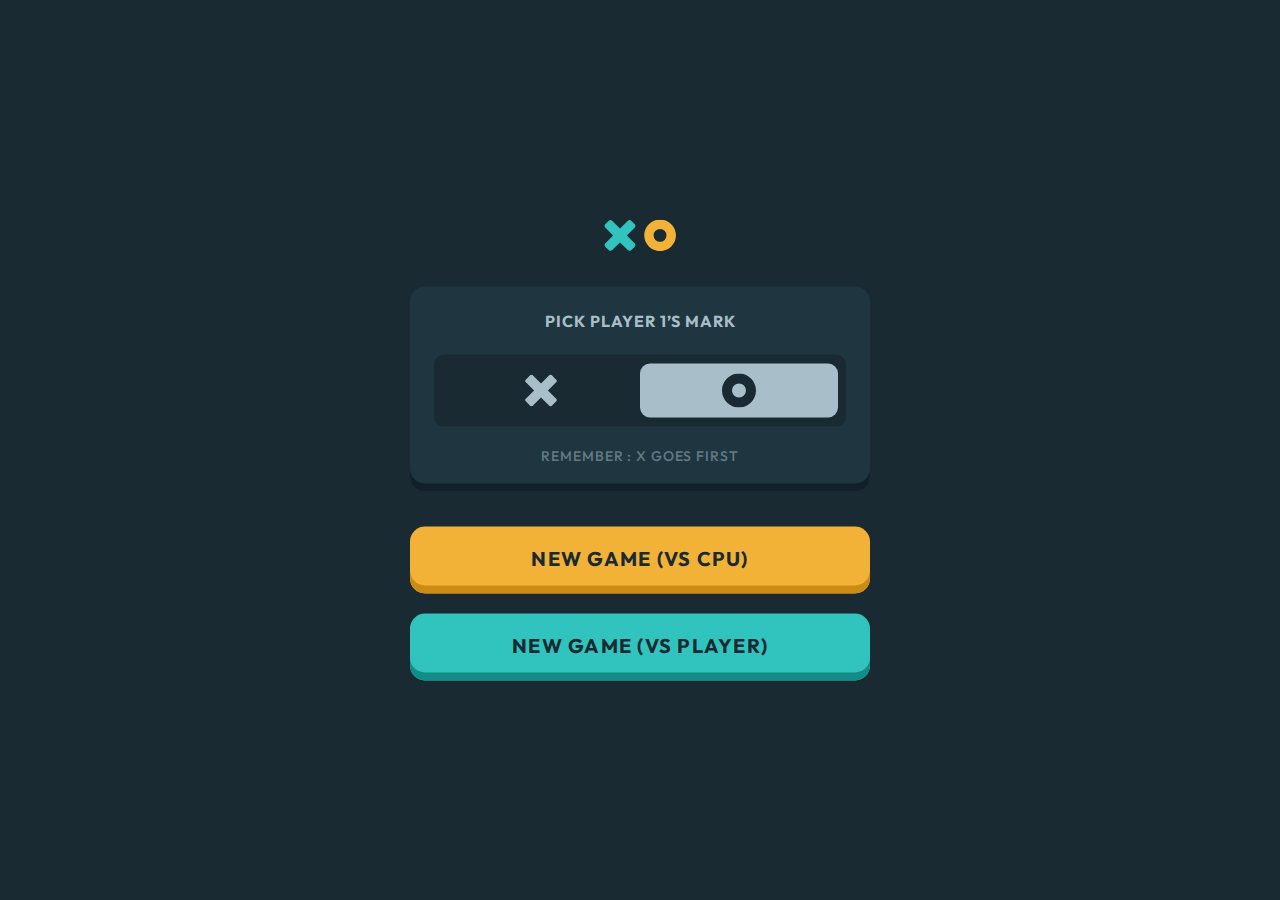
<file: index.html>
<!DOCTYPE html>

<html leng="en">
  <head>
    <link rel="preconnect" href="https://fonts.googleapis.com">
    <link rel="preconnect" href="https://fonts.gstatic.com" crossorigin>
    <link href="https://fonts.googleapis.com/css2?family=Inconsolata:wght@400;700&family=Inter:wght@400;700&family=Outfit:wght@700&display=swap" rel="stylesheet">
    <meta charset="UTF-8">
    <meta name="viewport" content="width=device-width, initial-scale=1.0">

    <link rel="icon" type="image/png" sizes="32x32" href="./assets/favicon-32x32.png">
    
    <title>Frontend Mentor | Tic Tac Toe</title>
    <link rel="stylesheet" href="style_main.css">
    <script defer type="module" src="script_main.js"></script>
  </head>
<body>

  <main class="main-container">
    <div class="xo-container">
      <object class="icon-xo" title="logo x" type="image/svg+xml" data="./assets/logo.svg"></object>
    </div>

    <div class="player-choice-container">
      <div class="player-choice-title">PICK PLAYER 1’S MARK</div>
      <div class="x-o-box">
        <div class="container-x" data-clicked="false">
          <svg xmlns="http://www.w3.org/2000/svg" xmlns:xlink="http://www.w3.org/1999/xlink" width="32px" height="32px" viewBox="0 0 32 32" version="1.1"><path class="icon-x" style="stroke:none;fill-rule:evenodd;fill:rgb(65.882353%,74.901961%,78.823529%);fill-opacity:1;" d="M 7.5 0.574219 L 16 9.074219 L 24.5 0.574219 C 25.085938 -0.0117188 26.035156 -0.0117188 26.621094 0.574219 L 31.425781 5.378906 C 32.011719 5.964844 32.011719 6.914062 31.425781 7.5 L 22.925781 16 L 31.425781 24.5 C 32.011719 25.085938 32.011719 26.035156 31.425781 26.621094 L 26.621094 31.425781 C 26.035156 32.011719 25.085938 32.011719 24.5 31.425781 L 16 22.925781 L 7.5 31.425781 C 6.914062 32.011719 5.964844 32.011719 5.378906 31.425781 L 0.574219 26.621094 C -0.0117188 26.035156 -0.0117188 25.085938 0.574219 24.5 L 9.074219 16 L 0.574219 7.5 C -0.0117188 6.914062 -0.0117188 5.964844 0.574219 5.378906 L 5.378906 0.574219 C 5.964844 -0.0117188 6.914062 -0.0117188 7.5 0.574219 Z M 7.5 0.574219 "/></svg>
        </div>
        <div class="container-o" data-clicked="true">
          <svg xmlns="http://www.w3.org/2000/svg" xmlns:xlink="http://www.w3.org/1999/xlink" width="34px" height="34px" viewBox="0 0 34 34" version="1.1"><path class="icon-o" style=" stroke:none;fill-rule:nonzero;fill:rgb(10.196078%,16.470588%,20%);fill-opacity:1;" d="M 17 0 C 26.390625 0 34 7.609375 34 17 C 34 26.390625 26.390625 34 17 34 C 7.609375 34 0 26.390625 0 17 C 0 7.609375 7.609375 0 17 0 Z M 17 10.074219 C 13.175781 10.074219 10.074219 13.175781 10.074219 17 C 10.074219 20.824219 13.175781 23.925781 17 23.925781 C 20.824219 23.925781 23.925781 20.824219 23.925781 17 C 23.925781 13.175781 20.824219 10.074219 17 10.074219 Z M 17 10.074219 "/></svg>
        </div>
      </div>
      <div class="player-choice-footer">REMEMBER : X GOES FIRST</div>
    </div>

    <a href="game_page.html">
      <button class="btn-cpu">NEW GAME (VS CPU)</button>
    </a>

    <a href="">
      <button class="btn-player">NEW GAME  (VS PLAYER)</button>
    </a>
  </main>

</body>
</html>
</file>
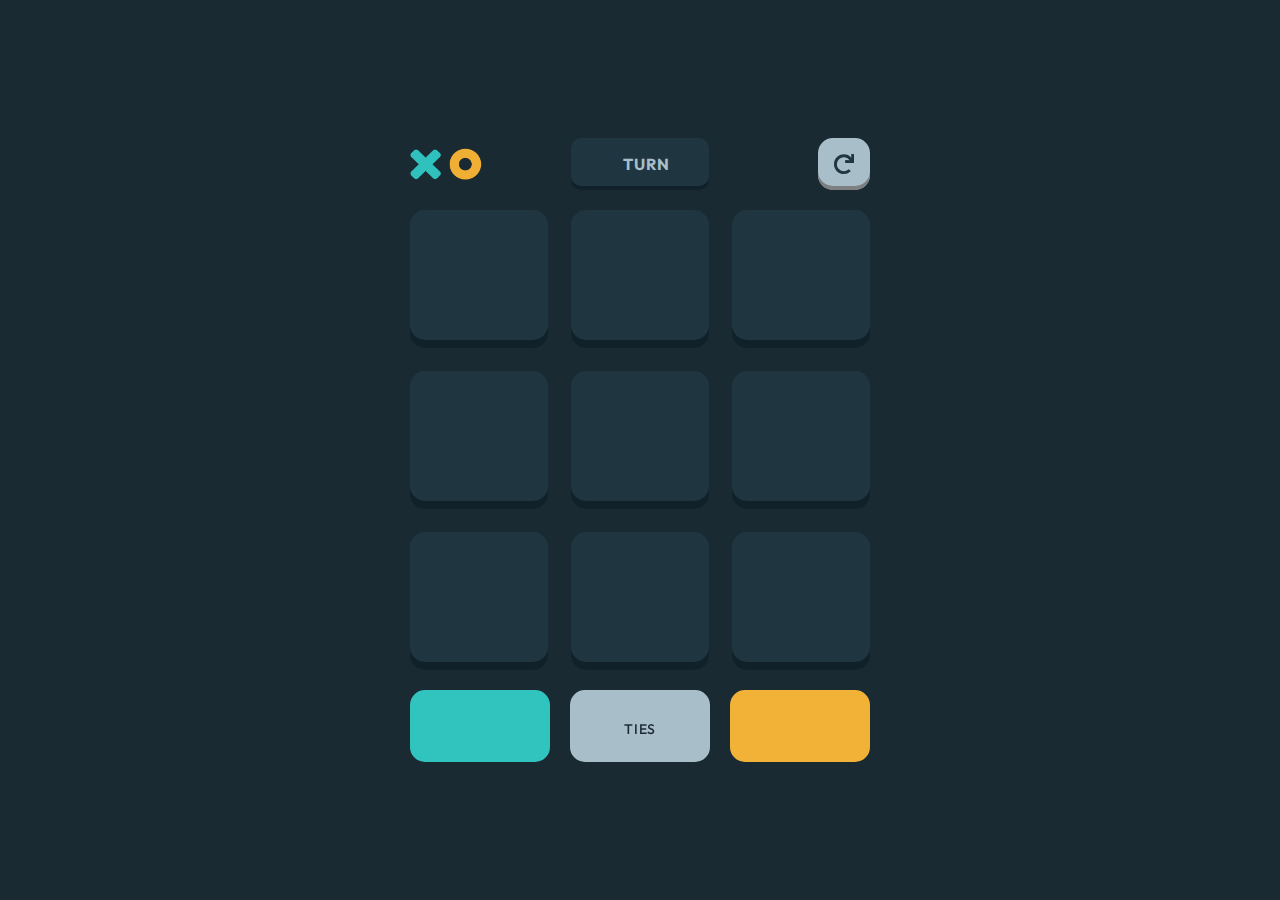
<file: game_page.html>
<!DOCTYPE html>
<html>
  <head>
    <link rel="preconnect" href="https://fonts.googleapis.com">
    <link rel="preconnect" href="https://fonts.gstatic.com" crossorigin>
    <link href="https://fonts.googleapis.com/css2?family=Inconsolata:wght@400;700&family=Inter:wght@400;700&family=Outfit:wght@700&display=swap" rel="stylesheet">
    <meta charset="UTF-8">
    <meta name="viewport" content="width=device-width, initial-scale=1.0">

    <link rel="icon" type="image/png" sizes="32x32" href="./assets/favicon-32x32.png">
    
    <title>Frontend Mentor | Tic Tac Toe</title>
    <link rel="stylesheet" href="style_game.css">
    <script defer type="module" src="script_game.js"></script>
  </head>
  <body>

    <div class="overlay"></div>

    <div class="box-band">
      <div class="title">OH NO, YOU LOST…</div>

      <div class="message-container">
        <div class="message-icon-cont"></div>
        <div class="message">TAKES THE ROUND</div>
      </div>

      <div class="buttons-container">
        <button class="btn-quit">QUIT</button>
        <button class="btn-next-round">NEXT ROUND</button>
      </div>
    </div>

    <main class="main-container">

      <div class="top-box">
        <div class="logo-box">
          <img src="./assets/icon-xo.png" alt="qr code image" class="icon-xo">
        </div>
 
        <div class="turn-box">
          <div class="icon-cont" data-store=""></div>
          <div class="turn">TURN</div>
        </div>
 
        <div class="reload-box">
         <div class="reload">
           <object class="icon-restart" title="logo restert" type="image/svg+xml" data="./assets/icon-restart.svg"></object>
         </div>
        </div>
      </div>

      <div class="middle-box">

        <div class="box" data-clicked=""></div>
        <div class="box" data-clicked=""></div>
        <div class="box" data-clicked=""></div>
        <div class="box" data-clicked=""></div>
        <div class="box" data-clicked=""></div>
        <div class="box" data-clicked=""></div>
        <div class="box" data-clicked=""></div>
        <div class="box" data-clicked=""></div>
        <div class="box" data-clicked=""></div>

      </div>

      <div class="box-bottom">
        <div class="box-you">
          <div class="name you"></div>
          <div class="result result-you"></div>
       </div>

       <div class="box-ties">
          <div class="name ties">TIES</div>
          <div class="result result-ties"></div>
       </div>

       <div class="box-cpu">
          <div class="name cpu"></div>
          <div class="result result-cpu"></div>
       </div>
      </div>
       
    </main>

  </body>
</html>
</file>
<file: style_main.css>
*{
  box-sizing: inherit;
  margin: 0;
  padding: 0;
}

body{
  box-sizing: border-box;
  background: var(--dark-navy, #1A2A33);
  user-select: none;
  -webkit-user-select: none;
  -moz-user-select: none;
  -ms-user-select: none;

  position: relative;
}

.main-container {
  width: 460px;

  position: absolute;
  left: 50vw;
  top: 50vh;
  transform: translate(-50%, -50%);

  display: flex;
  flex-direction: column;
  align-items: center;
  justify-content: start;
}

.xo-container {
  width: 100%;
  height: 32px;

  display: flex;
  align-items: center;
  justify-content: center;
  margin-bottom: 35px;
}


.player-choice-container {
  width: 100%;
  height: 205px;
  border-radius: 15px;
  background: var(--semi-dark-navy, #1F3641);
  box-shadow: 0px -8px 0px 0px #10212A inset;
  padding-left: 24px;
  padding-right: 24px;
  margin-bottom: 35px;

  display: flex;
  flex-direction: column;
  align-items: center;
  justify-content: start;
}

.player-choice-title {
  width: 100%;
  text-align: center;
  margin-top: 24px;
  margin-bottom: 24px;

  color: var(--silver, #A8BFC9);
  font-feature-settings: 'clig' off, 'liga' off;
  font-family: Outfit;
  font-size: 16px;
  font-style: normal;
  font-weight: 700;
  line-height: normal;
  letter-spacing: 1px;
}

.x-o-box {
  width: 100%;
  height: 72px;
  border-radius: 10px;
  background: var(--dark-navy, #1A2A33);
  padding-left: 8px;
  padding-right: 8px;

  display: flex;
  flex-direction: row;
  align-items: center;
  justify-content: center;
}

.container-x {
  width: 50%;
  height: 54px;
  border-radius: 10px;
  cursor: pointer;
  outline: none;
  -webkit-tap-highlight-color: transparent;

  display: flex;
  align-items: center;
  justify-content: center;
}

/* .container-x:hover {
  opacity: 0.8;
} */

.container-o {
  width: 50%;
  height: 54px;
  border-radius: 10px;
  background-color: #A8BFC9;
  cursor: pointer;
  outline: none;
  -webkit-tap-highlight-color: transparent;

  display: flex;
  align-items: center;
  justify-content: center;
}

/* .container-o:hover {
  opacity: 0.8;
} */


.player-choice-footer {
  color: var(--silver, #A8BFC9);
  text-align: center;
  font-feature-settings: 'clig' off, 'liga' off;
  font-family: Outfit;
  font-size: 14px;
  font-style: normal;
  font-weight: 500;
  line-height: normal;
  letter-spacing: 0.875px;
  opacity: 0.5;
  margin-top: 20px;
}


.btn-cpu {
  width: 460px;
  height: 67px;
  border-radius: 15px;
  background: var(--light-yellow, #F2B137);
  box-shadow: 0px -8px 0px 0px #CC8B13 inset;
  color: var(--dark-navy, #1A2A33);
  text-align: center;
  font-feature-settings: 'clig' off, 'liga' off;
  font-family: Outfit;
  font-size: 20px;
  font-style: normal;
  font-weight: 700;
  line-height: normal;
  letter-spacing: 1.25px;
  padding-bottom: 5px;
  margin-bottom: 20px;
  border: none;
  cursor: pointer;
  outline: none;
  -webkit-tap-highlight-color: transparent;
}

.btn-cpu:hover {
  background: var(--light-yellow-hover, #FFC860);
  box-shadow: 0px -8px 0px 0px #CC8B13 inset;
}

.btn-player {
  width: 460px;
  height: 67px;
  border-radius: 15px;
  background: var(--light-blue, #31C3BD);
  box-shadow: 0px -8px 0px 0px #118C87 inset;
  color: var(--dark-navy, #1A2A33);
  text-align: center;
  font-feature-settings: 'clig' off, 'liga' off;
  font-family: Outfit;
  font-size: 20px;
  font-style: normal;
  font-weight: 700;
  line-height: normal;
  letter-spacing: 1.25px;
  padding-bottom: 5px;
  border: none;
  cursor: pointer;
  -webkit-tap-highlight-color: transparent;
}

.btn-player:hover {
  background: var(--light-blue-hover, #65E9E4);
  box-shadow: 0px -8px 0px 0px #118C87 inset;
}

.btn-player:focus {
  outline: none;
}





/* ///////////////////////////////////////////////////////// */






@media (max-width: 480px) {

  
  body{
    position: static;
  }
  
  .main-container {
    width: 90vw;
    margin: auto;
    margin-top: 30vw;

    position: static;
    left: 0;
    top: 0;
    transform: translate(0, 0);
  }
  
  .btn-cpu {
    width: 90vw;
    font-size: 5.5vw;
  }
  
  .btn-player {
    width: 90vw;
    font-size: 5.5vw;
  }

}
</file>
<file: style_game.css>
* {
  margin: 0;
  padding: 0;
  box-sizing: inherit;
}

object {
  pointer-events: none;
}

body {
  box-sizing: border-box;
  background: var(--dark-navy, #1A2A33);

  position: relative;

  user-select: none;
  -webkit-user-select: none;
  -moz-user-select: noaane;
  -ms-user-select: none;
}

.main-container {
  width: 460px;
  position: absolute;
  left: 50vw;
  top: 50vh;
  transform: translate(-50%, -50%);
  z-index: 102;
}

.top-box {
  width: 100%;
  height: 52px;
  display: grid;
  grid-template-columns: 30% 30% 30%;
  column-gap: 5%;
  margin-bottom: 20px
}

.logo-box {
  max-width: 100%;
  max-height: 100%;
  display: flex;
  align-items: center;
  justify-content: start;
}

.icon-xo {
  width: 72px;
  height: 32px;
}

.turn-box {
  width: 100%;
  height: 52px;
  border-radius: 10px;
  background: var(--semi-dark-navy, #1F3641);
  box-shadow: 0px -4px 0px 0px #10212A inset;

  display: flex;
  flex-direction: row;
  align-items: center;
  justify-content: center;

}

.turn {
  color: var(--silver, #A8BFC9);
  font-feature-settings: 'clig' off, 'liga' off;
  font-family: Outfit;
  font-size: 16px;
  font-style: normal;
  font-weight: 700;
  line-height: normal;
  letter-spacing: 1px;
  margin-left: 13px;

  display: flex;
  align-items: start;
  justify-content: start;
}

.reload-box {
  display: flex;
  align-items: start;
  justify-content: end;
}

.reload {
  width: 52px;
  height: 52px;
  border-radius: 15px;
  background: var(--light-blue, #A8BFC9);
  box-shadow: 0px -4px 0px 0px #7e7f81 inset;
  display: flex;
  align-items: center;
  justify-content: center;
  cursor: pointer;
  -webkit-tap-highlight-color: transparent;
}

.reload:hover {
  background-color: #DBE8ED;
}

.middle-box  {
  width: 460px;
  height: 460px;
  display: grid;
  grid-template-columns: 30% 30% 30%;
  grid-template-rows: 30% 30% 30%;
  row-gap: 5%;
  column-gap: 5%;
  margin-bottom: 20px;
}

.box {
  border-radius: 15px;
  background: var(--semi-dark-navy, #1F3641);
  box-shadow: 0px -8px 0px 0px #10212A inset;
  cursor: pointer;
  cursor: pointer;
  -webkit-tap-highlight-color: transparent;

  display: flex;
  align-items: center;
  justify-content: center;
}

.immagine-64 {
  width: 70px;
  height: 70px;
}

.immagine-42 {
  width: 48px;
  height: 48px;
}

.box-bottom {
  width: 100%;
  height: 72px;
  display: grid;
  grid-template-columns: 1fr 1fr 1fr;
  column-gap: 20px;
}

.box-you {
  border-radius: 15px;
  background: var(--light-blue, #31C3BD);

  display: flex;
  flex-direction: column;
  align-items: center;
  justify-content: center;
}

.box-ties {
  border-radius: 15px;
  background: var(--silver, #A8BFC9);

  display: flex;
  flex-direction: column;
  align-items: center;
  justify-content: center;
}

.box-cpu {
  border-radius: 15px;
  background: var(--light-yellow, #F2B137);

  display: flex;
  flex-direction: column;
  align-items: center;
  justify-content: center;
}

.name {
  color: var(--dark-navy, #1A2A33);
  font-feature-settings: 'clig' off, 'liga' off;
  font-family: Outfit;
  font-size: 14px;
  font-style: normal;
  font-weight: 500;
  line-height: normal;
  letter-spacing: 0.875px;
  margin-top: 5px;
}

.result {
  color: var(--dark-navy, #1A2A33);
  font-feature-settings: 'clig' off, 'liga' off;
  font-family: Outfit;
  font-size: 24px;
  font-style: normal;
  font-weight: 700;
  line-height: normal;
  letter-spacing: 1.5px;
}


.overlay {
  position: fixed;
  top: 0;
  left: 0;
  height: 100%;
  width: 100%;
  z-index: 100;
  opacity: 0;
  background-color: black;
}

.box-band {
  width: 100%;
  height: 266px;
  position: absolute;
  top: 50vh;
  transform: translate(0, -50%);
  background: var(--semi-dark-navy, #1F3641);
  z-index: 101;
  opacity: 0;

  display: flex;
  flex-direction: column;
  align-items: center;
  justify-content: center;
  gap: 25px;
}

.smooth {
  transition: opacity 0.5s;
}

.title {
  color: var(--silver, #A8BFC9);
  font-family: Outfit;
  font-size: 16px;
  font-style: normal;
  font-weight: 700;
  line-height: normal;
  letter-spacing: 1px;
}

.message-container {
  display: flex;
  flex-direction: row;
  align-items: center;
  justify-content: center;
  gap: 24px;
}


.message {
  font-feature-settings: 'clig' off, 'liga' off;
  font-family: Outfit;
  font-size: 40px;
  font-style: normal;
  font-weight: 700;
  line-height: normal;
  letter-spacing: 2.5px;
}

.message-64 {
  width: 64px;
  height: 64px;
}

.message-32 {
  width: 32px;
  height: 32px;
}

.buttons-container {
  display: flex;
  flex-direction: row;
  align-items: center;
  justify-content: center;
  gap: 15px;
}

.btn-quit {
  width: 76px;
  height: 52px;  
  border-radius: 10px;
  background: var(--silver, #A8BFC9);
  box-shadow: 0px -4px 0px 0px #6B8997 inset;
  border: none;

  color: var(--dark-navy, #1A2A33);
  font-family: Outfit;
  font-size: 16px;
  font-style: normal;
  font-weight: 700;
  line-height: normal;
  letter-spacing: 1px;
  cursor: pointer;
  -webkit-tap-highlight-color: transparent;
}

.btn-quit:hover {
  background: var(--silver-hover, #DBE8ED);
}


.btn-next-round {
  width: 146px;
  height: 52px;
  border-radius: 10px;
  background: var(--light-yellow, #F2B137);
  box-shadow: 0px -4px 0px 0px #CC8B13 inset;
  border: none;

  color: var(--dark-navy, #1A2A33);
  font-family: Outfit;
  font-size: 16px;
  font-style: normal;
  font-weight: 700;
  line-height: normal;
  letter-spacing: 1px;
  cursor: pointer;
  cursor: pointer;
  -webkit-tap-highlight-color: transparent;
}

.btn-next-round:hover {
  background: var(--light-yellow-hover, #FFC860);
}


/* ////////////////////////////////////////////////////////////////////// */



@media (max-width: 480px) {

  body {
    position: static;
  }
  
  .main-container {
    width: 100vw;
    position: absolute;
    left: 0;
    top: 0;
    transform: translate(0, 0);
    margin: auto;
    padding-left: 4.5vw;
    padding-right: 4.5vw;
    margin-top: 20vw;
    z-index: 102;
  }


  .middle-box  {
    width: 100vw;
    height: 100vw;
    display: grid;
    grid-template-columns: 27vw 27vw 27vw;
    grid-template-rows: 27vw 27vw 27vw;
    row-gap: 5vw;
    column-gap: 5vw;
    margin-bottom: 5vw;
  }

  .top-box {
    height: auto;
    gap: 5vw;
    margin-bottom: 15vw;
  }
  
  .turn {
    font-size: 4vw;
    margin-left: 3vw;
  }
  
  .reload-box {
    width: auto;
  }
  
  .reload {
    border-radius: 8px;
  }






















  .middle-box  {
    width: 90vw;
    height: 90vw;
    row-gap: 4.5vw;
    column-gap: 5vw;
    margin-bottom: 5vw;
  }
  
  .box {
    width: auto;
    height: auto;
  }

  .box-bottom {
    height: 18vw;
    column-gap: 4vw;
  } 

  .name {
    font-size: 4vw;
  }
  
  .result {
    font-size: 5vw;
  }
  
  .box-band {
    height: 228px;
  }
  
  .title {
    font-size: 4.5vw;
  }
  
  .message-container {
    gap: 4vw;
  }
  
  .message {
    font-size: 7vw;
  }
  
}
</file>
